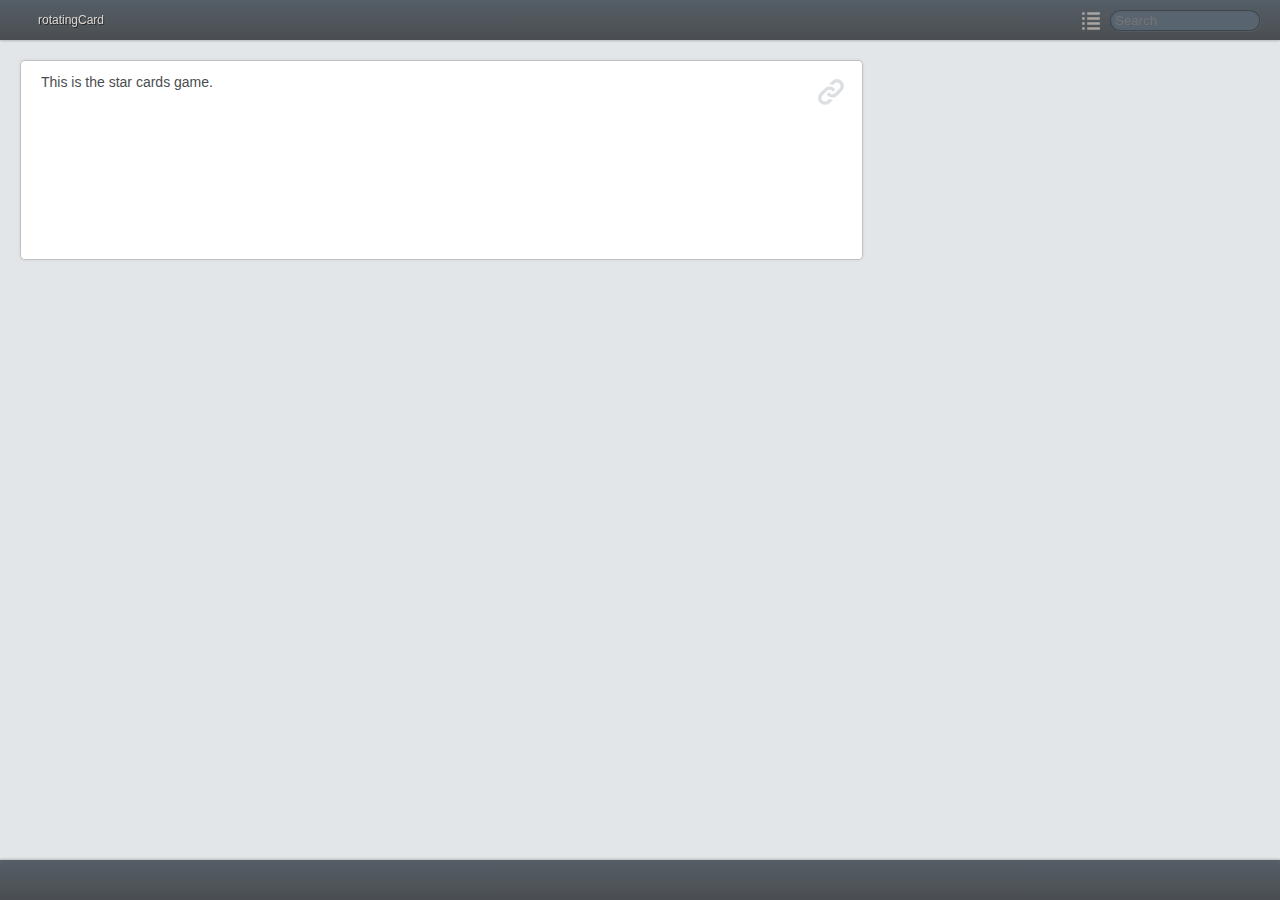
<file: docs/index.html>
<!DOCTYPE html><html><head><title></title><meta charset="utf-8"><style>*{-moz-box-sizing:border-box;box-sizing:border-box;margin:0;padding:0;border:0}body{padding:60px 0 40px;background-color:hsl(207,10%,90%);color:hsl(207,5%,30%)}.container{max-width:1300px;margin:0 auto;padding:0 20px}.section{position:relative;margin-bottom:20px}.docs{position:relative;z-index:2;width:68%;min-height:200px;background-color:hsl(207,0%,100%);background-clip:padding-box;border:1px solid hsla(207,5%,5%,.1);border-radius:5px;box-shadow:0 0 3px hsla(207,5%,5%,.1)}.code{position:absolute;top:5px;bottom:5px;right:0;z-index:1;width:33%;padding:10px 10px 10px 20px;border-radius:0 5px 5px 0;border:1px solid hsla(207,20%,10%,.1);background-color:hsla(207,20%,95%,.9);background-clip:padding-box;opacity:.5;-webkit-transition:opacity .4s;-moz-transition:opacity .4s;-o-transition:opacity .4s;transition:opacity .4s}.code:hover{opacity:1}.preview{background:hsl(207,0%,100%);border-top:1px solid hsl(207,30%,95%);position:relative;z-index:1}.preview-code+.preview{margin-top:0;border-top:0}.preview iframe{display:block;width:100%;height:100%;overflow:hidden}.preview-code{position:relative;z-index:2;display:block;width:100%;color:hsl(207,9%,37%);max-height:200px;padding:10px 20px;overflow-y:auto;background:hsl(207,30%,95%);border:1px solid hsl(207,30%,85%);border-left:0;border-right;box-shadow:inset 0 1px 2px hsla(207,30%,10%,.1);line-height:1.1!important;resize:none}.preview-code:focus{outline:0;background:hsl(207,30%,97%);box-shadow:inset 0 1px 2px hsla(207,30%,10%,.1),0 0 5px hsla(207,75%,75%,.9)}.preview-code:last-child{border-bottom:0;border-radius:0 0 5px 5px}.resizeable{padding:15px;overflow:auto;background:hsl(207,0%,100%);box-shadow:0 0 2px hsla(207,10%,20%,.2);resize:both}.preview-code,pre{white-space:pre-wrap;word-wrap:break-word;overflow-y:auto}.code pre{height:100%;margin-top:0}.bar{position:fixed;left:0;right:0;z-index:1010;min-height:40px;line-height:40px;background-image:-webkit-linear-gradient(hsla(207,10%,35%,.97),hsla(207,5%,25%,.92));background-image:-moz-linear-gradient(hsla(207,10%,35%,.97),hsla(207,5%,25%,.92));background-image:-o-linear-gradient(hsla(207,10%,35%,.97),hsla(207,5%,25%,.92));background-image:linear-gradient(hsla(207,10%,35%,.97),hsla(207,5%,25%,.92))}.bar.top{top:0;box-shadow:0 1px 2px hsla(207,5%,0%,.2)}.bar.bottom{bottom:0;box-shadow:0 -1px 2px hsla(207,5%,0%,.2)}.bar ul{margin:0!important}.bar li{display:block;list-style:none}.bar .icon path{fill:hsla(27,10%,75%,.75)}.docs .icon path{fill:hsla(207,10%,75%,.5)}.docs .permalink:hover .icon path{fill:hsl(207,10%,75%)}.bar button{color:hsla(27,10%,75%,.75)}.bar button:hover .icon path,.bar button.is-active .icon path{fill:hsl(27,10%,85%)}.bar button:hover,.bar button.is-active{color:hsl(27,10%,85%)}.bar .icon{vertical-align:middle;display:inline-block}.bar,.bar a,.bar a:visited{color:hsl(27,10%,85%);text-shadow:1px 1px 0 hsla(27,5%,0%,.5)}.bar a:hover,.bar a.is-active{color:hsl(27,10%,95%);text-shadow:1px 1px 0 hsla(27,5%,0%,1);text-decoration:none}.brand{float:left;margin-right:20px;font-weight:700;font-size:16px;text-decoration:none}.brand,a.brand,a.brand:visited{color:hsl(27,5%,5%);text-shadow:1px 1px 0 hsla(27,5%,100%,.2)}.brand:hover,a.brand:hover{color:hsl(27,5%,0%);text-shadow:1px 1px 0 hsla(27,5%,100%,.3);text-decoration:none}.menu{font-size:12px}.menu>li{float:left;position:relative}.menu a{display:block;margin-right:15px}.dropdown-toggle{position:relative;padding-right:15px}.dropdown-toggle:after{display:block;position:absolute;right:0;top:18px;content:'';border:4px solid;border-left-color:transparent;border-right-color:transparent;border-bottom-color:transparent}.nav-results,.dropdown{position:absolute;z-index:1020;top:32px;left:-16px;width:175px;max-height:500px;padding:10px 0;overflow-y:auto;word-wrap:break-word;font-size:11px;line-height:20px;background-color:hsla(207,10%,25%,.97);border:1px solid hsla(207,5%,70%,.3);border-radius:3px;box-shadow:0 0 3px hsla(207,5%,0%,.2)}.toc-list{width:200px}.nav-results{right:0;width:200px;left:auto;padding:5px 0}.nav-results-filename{display:block;font-size:10px;opacity:.75}.nav-results a{display:block;line-height:15px;padding:5px 10px}.nav-results li:not([hidden])~li a{border-top:1px solid hsla(27,10%,90%,.1)}.dropdown a{padding:0 15px}.dropdown li:hover{background-color:hsl(207,10%,22%)}.nav{float:right;position:relative}.nav input[type="search"]{padding:2px 4px;color:#fff;width:150px;border:1px solid hsla(207,5%,0%,.3);background:hsla(207,12%,40%,.9);box-shadow:inset 1px 1px 3px hsla(207,5%,0%,.05),1px 1px 0 hsla(207,5%,100%,.05);border-radius:10px;-webkit-appearance:textfield}.nav input[type="search"]:focus{outline:0;background:hsla(207,7%,45%,.9)}.settings{text-align:center}.bar button{display:inline-block;vertical-align:middle;padding:0 5px;margin:0 3px;background:transparent}.bar button:first-child{margin-left:0}.settings .auto{line-height:32px;font-size:11px;font-weight:700;letter-spacing:-1px;text-shadow:none;text-transform:uppercase}body{font-family:sans-serif;font-size:14px;line-height:1.618}.docs pre,p,ol,ul,dl,figure,blockquote,table{margin-left:20px;margin-right:20px}.preview,.docs pre,p,ol,ul,dl,figure,blockquote,table{margin-top:10px}ul ul,ol ol,ul ol,ol ul,blockquote p:last-child{margin-top:0}ul,ol{padding-left:1.5em}p:last-child,ol:last-child,ul:last-child,dl:last-child{margin-bottom:20px}hr,h1,h2,h3,h4,h5,h6{margin:1em 20px .5em}h1:first-of-type{margin-top:20px}h1,h2,h3,h4,h5,h6{line-height:1.2;color:hsl(207,10%,50%)}h1 a,h1 a:hover,h1 a:visited{color:inherit;text-decoration:inherit}h1{font-size:3.052em;font-weight:400;color:hsl(207,10%,45%)}h2{font-size:1.953em}h3{font-size:1.536em}h1,h2,h3{letter-spacing:-.025em}h4{font-size:1.25em}h5{font-size:1em;text-transform:uppercase}h6{font-size:1em}.permalink{position:absolute;top:15px;right:15px}a{color:hsl(207,90%,50%);text-decoration:none}a:hover{color:hsl(207,95%,40%);text-decoration:underline}a:visited{color:hsl(207,100%,35%)}.preview-code,pre,code,var{font-style:normal;font-family:"Ubuntu Mono","Andale Mono","DejaVu Sans Mono","Monaco","Bitstream Vera Sans Mono","Consolas","Lucida Console",monospace;font-size:12px}.docs pre,code,var{padding:.1em 3px;background:hsla(207,5%,0%,.025);border:1px solid hsla(207,5%,0%,.05);border-radius:3px}.code pre{line-height:1.1!important}pre code{padding:0;background:transparent;border:0}.cf:before,.cf:after{content:'';display:table}.cf:after{clear:both}[unselectable="on"]{-webkit-user-select:none;-moz-user-select:none;-ms-user-select:none;user-select:none}[hidden]{display:none!important}small{font-size:85%;opacity:.9}</style></head><body><nav class="bar top cf"><div class="container"><a href="index.html" class="brand"></a><ul class="menu"><li><a href="rotatingCard.html">rotatingCard</a></li></ul><div class="nav"><button title="Table of Contents" data-toggle="nav-toc"><svg viewBox="0 0 512 512" height="22" width="22" class="icon"><path d="M108.9,403.1V462H50v-58.9H108.9z M108.9,285.4H50v58.9h58.9V285.4zM108.9,50H50v58.9h58.9V50z M108.9,167.7H50v58.9h58.9V167.7z M167.7,344.3H462v-58.9H167.7V344.3zM167.7,50v58.9H462V50H167.7z M167.7,462H462v-58.9H167.7V462z M167.7,226.6H462v-58.9H167.7V226.6z"></path></svg></button><input type="search" placeholder="Search" class="search"></div></div></nav><section class="container"><article id="" class="section"><div class="docs"><a href="#" class="permalink"><svg viewBox="0 0 512 512" height="32" width="32" class="icon"><path d="M156.2,199.7c7.5-7.5,15.9-13.8,24.8-18.7c49.6-27.3,113.1-12.8,145,35.5l-38.5,38.5c-11.1-25.2-38.5-39.6-65.8-33.5c-10.3,2.3-20.1,7.4-28,15.4l-73.9,73.9c-22.4,22.4-22.4,58.9,0,81.4c22.4,22.4,58.9,22.4,81.4,0l22.8-22.8c20.7,8.2,42.9,11.5,64.9,9.9l-50.3,50.3c-43.1,43.1-113,43.1-156.1,0c-43.1-43.1-43.1-113-0-156.1L156.2,199.7z M273.6,82.3l-50.3,50.3c21.9-1.6,44.2,1.6,64.9,9.9l22.8-22.8c22.4-22.4,58.9-22.4,81.4,0c22.4,22.4,22.4,58.9,0,81.4l-73.9,73.9c-22.5,22.5-59.1,22.3-81.4,0c-5.2-5.2-9.7-11.7-12.5-18l-38.5,38.5c4,6.1,8.3,11.5,13.7,16.9c13.9,13.9,31.7,24.3,52.1,29.3c26.5,6.4,54.8,2.8,79.2-10.6c8.9-4.9,17.3-11.1,24.8-18.7l73.9-73.9c43.1-43.1,43.1-113,0-156.1C386.6,39.2,316.7,39.2,273.6,82.3z"></path></svg></a><p>This is the star cards game.</p>
</div></article></section><div class="bar bottom"><div hidden class="settings container"><!-- Icons from http://iconmonstr.com--><button title="Desktop (1280)" data-width='1280'><svg viewBox="0 0 412 386" height="24" width="26" class="icon"><path d="m147.6,343.9c-4.5,15.9-26.2,37.6-42.1,42.1h201c-15.3,-4-38.1,-26.8-42.1,-42.1H147.6zM387,0.5H25c-13.8,0-25,11.2-25,25V294c0,13.8 11.2,25 25,25h362c13.8,0 25,-11.2 25,-25V25.5C412,11.7 400.8,0.5 387,0.5zM369.9,238.2H42.1L42.1,42.6 369.9,42.6V238.2z"></path></svg></button><button title="Laptop (1024)" data-width='1024'><svg viewBox="0 0 384 312" height="23" width="28" class="icon"><path d="m349.2,20.5c0,-11-9,-20-20,-20H53.6c-11,0-20,9-20,20v194H349.2v-194zm-27,167H60.6V27.5H322.2v160zm28,42H32.6L2.6,282.1c-3.5,6.2-3.5,13.8 0.1,19.9 3.6,6.2 10.2,9.9 17.3,9.9H363.1c7.1,0 13.7,-3.8 17.3,-10 3.6,-6.2 3.6,-13.8 0,-20l-30.2,-52.5zm-196.9,54 8,-23.5h60.5l8,23.5h-76.5z"></path></svg></button><button title="Tablet (768)" data-width='768'><svg viewBox="0 0 317 412" height="24" width="18" class="icon"><path d="M 316.5,380 V 32 c 0,-17.7 -14.3,-32 -32,-32 H 32 C 14.3,0 0,14.3 0,32 v 348 c 0,17.7 14.3,32 32,32 h 252.5 c 17.7,0 32,-14.3 32,-32 z M 40,367 V 45 H 276.5 V 367 H 40 z m 109.8,22.7 c 0,-4.7 3.8,-8.5 8.5,-8.5 4.7,0 8.5,3.8 8.5,8.5 0,4.7 -3.8,8.5 -8.5,8.5 -4.7,0 -8.5,-3.8 -8.5,-8.5 z"></path></svg></button><button title="Smart phone (320)" data-width='320'><svg viewBox="0 0 224 412" height="24" width="13" class="icon"><path d="M 190.7,0 H 33 C 14.8,0 0,14.8 0,33 v 346 c 0,18.2 14.8,33 33,33 h 157.7 c 18.2,0 33,-14.8 33,-33 V 33 c 0,-18.2 -14.8,-33 -33,-33 z M 94.3,30.2 h 37 c 2.2,0 4,1.8 4,4 0,2.2 -1.8,4 -4,4 h -37 c -2.2,0 -4,-1.8 -4,-4 0,-2.2 1.8,-4 4,-4 z m 18.5,362.8 c -8.8,0 -16,-7.2 -16,-16 0,-8.8 7.2,-16 16,-16 8.8,0 16,7.2 16,16 0,8.8 -7.2,16 -16,16 z M 198.6,343.8 H 25.1 V 68.2 h 173.5 v 275.5 z"></path></svg></button><button title="Feature phone (240)" data-width='240'><svg viewBox="0 0 201 412" height="24" width="12" class="icon"><path d="M 165.5,0.2 V 45 H 25 c -13.8,0 -25,11.2 -25,25 V 387 c 0,13.8 11.2,25 25,25 h 150.5 c 13.8,0 25,-11.2 25,-25 V 0.2 h -35 z M 65.2,366.5 H 34.2 v -24.5 h 31 v 24.5 z m 0,-44.3 H 34.2 v -24.5 h 31 v 24.5 z m 50.5,44.3 H 84.7 v -24.5 h 31 v 24.5 z m 0,-44.3 H 84.7 v -24.5 h 31 v 24.5 z m 50.5,44.3 h -31 v -24.5 h 31 v 24.5 z m 0,-44.3 h -31 v -24.5 h 31 v 24.5 z m 0,-59.3 h -132 V 95.4 h 132 V 262.9 z"></path></svg></button><button title="Auto (100%)" data-width="auto" class="auto is-active">Auto</button></div></div><script>(function(){var a=[{title:"rotatingCard",filename:"rotatingCard",url:"rotatingCard.html"},{title:"CSS for card container",filename:"rotatingCard",url:"rotatingCard.html#css-for-card-container"},{title:"flip the pane when hovered",filename:"rotatingCard",url:"rotatingCard.html#flip-the-pane-when-hovered"},{title:"Card flip speed",filename:"rotatingCard",url:"rotatingCard.html#card-flip-speed"},{title:"Hiding the front or back card",filename:"rotatingCard",url:"rotatingCard.html#hiding-the-front-or-back-card"},{title:"front pane, placed above back",filename:"rotatingCard",url:"rotatingCard.html#front-pane-placed-above-back"},{title:"back, initially hidden pane",filename:"rotatingCard",url:"rotatingCard.html#back-initially-hidden-pane"},{title:"General Styles",filename:"rotatingCard",url:"rotatingCard.html#general-styles"},{title:"Just for presentation",filename:"rotatingCard",url:"rotatingCard.html#just-for-presentation"},{title:"Fix bug for IE",filename:"rotatingCard",url:"rotatingCard.html#fix-bug-for-ie"}];(function(){"use strict";var b=function(a,b){return Array.prototype.indexOf.call(a,b)!==-1},c=function(a,b){return Array.prototype.filter.call(a,b)},d=function(a,b){return Array.prototype.forEach.call(a,b)},e=document.getElementsByTagName("body")[0];e.addEventListener("click",function(a){var b=a.target;b.tagName.toLowerCase()==="svg"&&(b=b.parentNode);var c=!1;b.dataset.toggle!=null&&(a.preventDefault(),b.classList.contains("is-active")||(c=!0)),d(e.querySelectorAll("[data-toggle]"),function(a){a.classList.remove("is-active"),document.getElementById(a.dataset.toggle).hidden=!0}),c&&(b.classList.add("is-active"),document.getElementById(b.dataset.toggle).hidden=!1)}),function(){var f=e.getElementsByClassName("nav")[0];if(!f)return;var g=document.createElement("ul");g.className="nav-results",g.id="nav-search",g.hidden=!0,d(a,function(a){var b,c,d;b=document.createElement("li"),b._title=a.title.toLowerCase(),b.hidden=!0,b.appendChild(c=document.createElement("a")),c.href=a.url,c.innerHTML=a.title,c.appendChild(d=document.createElement("span")),d.innerHTML=a.filename,d.className="nav-results-filename",g.appendChild(b)}),f.appendChild(g);var h=g.children,i=function(a){d(h,function(a){a.hidden=!0});var b=this.value.toLowerCase(),e=[];b!==""&&(e=c(h,function(a){return a._title.indexOf(b)!==-1})),e.length>0?(d(e,function(a){a.hidden=!1}),g.hidden=!1):g.hidden=!0},j=f.querySelector('input[type="search"]');j.addEventListener("keyup",i),j.addEventListener("focus",i),e.addEventListener("click",function(a){if(a.target.classList&&a.target.classList.contains("search"))return;g.hidden=!0}),g.addEventListener("click",function(a){j.value=""});var k=document.createElement("ul");k.id="nav-toc",k.hidden=!0,k.className="nav-results toc-list",c(e.getElementsByTagName("*"),function(a){return b(["h1","h2","h3"],a.tagName.toLowerCase())}).map(function(a){var b=document.createElement("li"),c=document.createElement("a"),d=a.tagName.toLowerCase()[1];c.classList.add("level-"+d),b.appendChild(c),c.href="#"+a.id,c.innerHTML=a.innerHTML,k.appendChild(b)}),f.appendChild(k)}()})(),function(){"use strict";if(location.hash==="#__preview__"||location.protocol==="data:")return;var a=function(a,b){return Array.prototype.forEach.call(a,b)},b=function(a,b){var e=Array.prototype.slice.call(arguments,2);return d(a,function(a){return(c(b)?b||a:a[b]).apply(a,e)})},c=function(a){return Object.prototype.toString.call(a)==="[object Function]"},d=function(a,b){return Array.prototype.map.call(a,b)},e=function(a,b){return d(a,function(a){return a[b]})},f=function(a){var b={},c=a.split(";");for(var d=0;c.length>d;d++){var e=c[d].trim().split("=");b[e[0]]=e[1]}return b},g=function(a,c){return b(e(a,"classList"),"remove",c)},h=function(a,b){a.contentDocument.defaultView.postMessage(b,"*")},i=document.getElementsByTagName("head")[0],j=document.getElementsByTagName("body")[0],k=e(i.querySelectorAll('style[type="text/preview"]'),"innerHTML").join(""),l=e(i.querySelectorAll('script[type="text/preview"]'),"innerHTML").join(""),m=location.href.split("#")[0]+"#__preview__",n=document.createElement("iframe");n.src="data:text/html,",j.appendChild(n),n.addEventListener("load",function(){var b={sameOriginDataUri:!0};try{this.contentDocument,this.contentDocument||(b.sameOriginDataUri=!1)}catch(c){b.sameOriginDataUri=!1}this.parentNode.removeChild(this),a(j.getElementsByTagName("textarea"),function(a,c){o(a,b,c),q(),p(a)})});var o=function(a,b,c){var d,e,f;d=document.createElement("div"),d.appendChild(e=document.createElement("div")),d.className="preview",e.appendChild(f=document.createElement("iframe")),e.className="resizeable",f.setAttribute("scrolling","no"),f.name="iframe"+c++,f.addEventListener("load",function(){var c,d,e,f,g,i,j;j=this.contentDocument;if(!b.sameOriginDataUri&&this.src!==m)return;this.src===m&&(c=j.createElement("html"),c.appendChild(j.createElement("head")),c.appendChild(d=j.createElement("body")),d.innerHTML=a.textContent,j.replaceChild(c,j.documentElement)),g=j.createElement("head"),g.appendChild(f=j.createElement("style")),g.appendChild(e=j.createElement("script")),e.textContent=l,f.textContent=k,i=j.getElementsByTagName("head")[0],i.parentNode.replaceChild(g,i),h(this,"getHeight")});var g;b.sameOriginDataUri?g="data:text/html;charset=utf-8,"+encodeURIComponent("<!doctype html><html><head></head></body>"+a.textContent):g=m,f.setAttribute("src",g);var i=function(){f.contentDocument.body.innerHTML=this.value,h(f,"getHeight")};a.addEventListener("keypress",i),a.addEventListener("keyup",i),a.parentNode.insertBefore(d,a)},p=function(a){var b=document.createElement("div");b.className="preview-code",b.style.position="absolute",b.style.left="-9999px",j.appendChild(b);var c=parseInt(window.getComputedStyle(a).getPropertyValue("max-height"),10),d=function(a){b.textContent=this.value+"\n";var d=b.offsetHeight+2;d>=c?this.style.overflow="auto":this.style.overflow="hidden",this.style.height=b.offsetHeight+2+"px"};a.addEventListener("keypress",d),a.addEventListener("keyup",d),d.call(a)},q=function(){var b=j.getElementsByClassName("settings")[0],c=j.getElementsByClassName("resizeable"),d=30,e=function(b){document.cookie="preview-width="+b,a(c,function(a){b==="auto"&&(b=a.parentNode.offsetWidth),a.style.width=b+"px",h(a.getElementsByTagName("iframe")[0],"getHeight")})},i=f(document.cookie)["preview-width"];if(i){e(i),g(b.getElementsByClassName("is-active"),"is-active");var k=b.querySelector('button[data-width="'+i+'"]');k&&k.classList.add("is-active")}window.addEventListener("message",function(a){if(a.data==null||!a.source)return;var b=a.data,c=document.getElementsByName(a.source.name)[0];b.height!=null&&c&&(c.parentNode.style.height=b.height+d+"px")},!1),b&&c.length>0&&(b.hidden=!1,b.addEventListener("click",function(a){var c=a.target.tagName.toLowerCase(),d;if(c==="button")d=a.target;else{if(c!=="svg")return;d=a.target.parentNode}a.preventDefault(),g(b.getElementsByClassName("is-active"),"is-active"),d.classList.add("is-active");var f=d.dataset.width;e(f)}))}}()})()</script></body></html><!-- Generated with StyleDocco (http://jacobrask.github.com/styledocco). -->
</file>
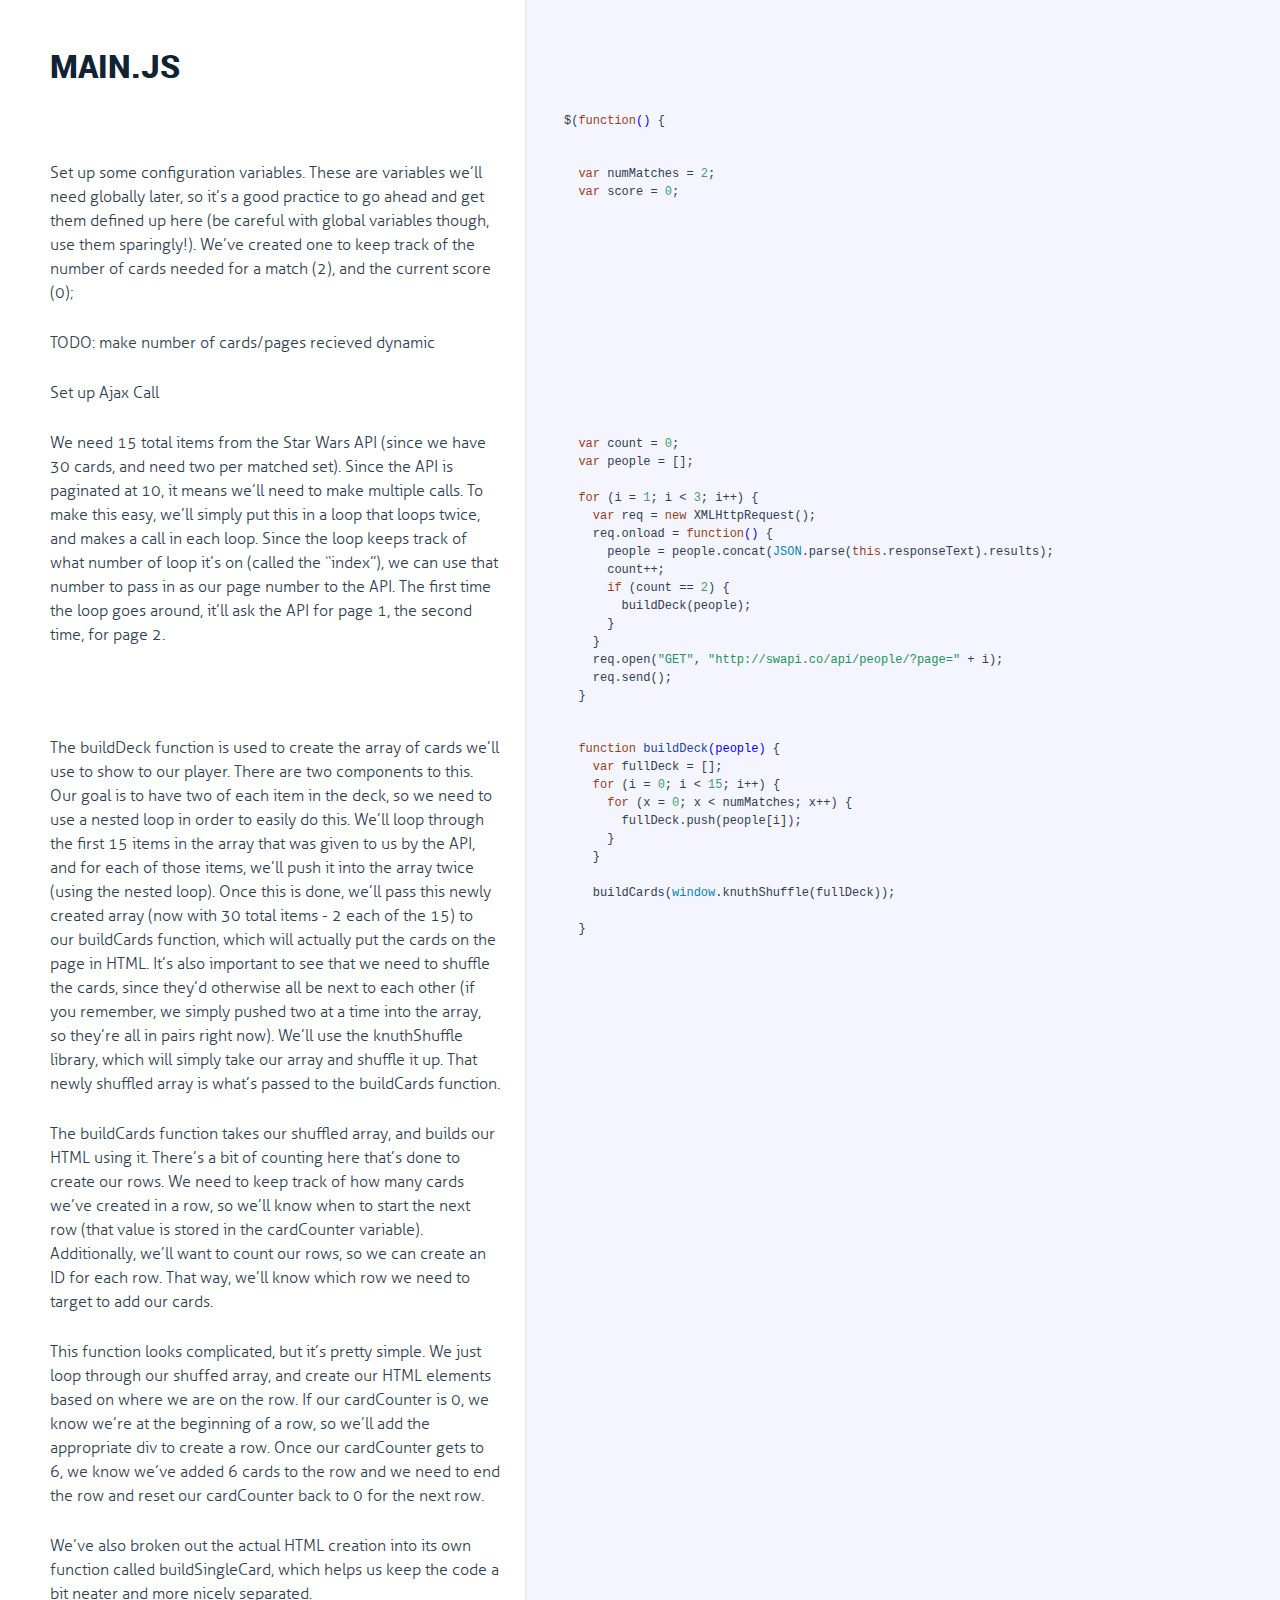
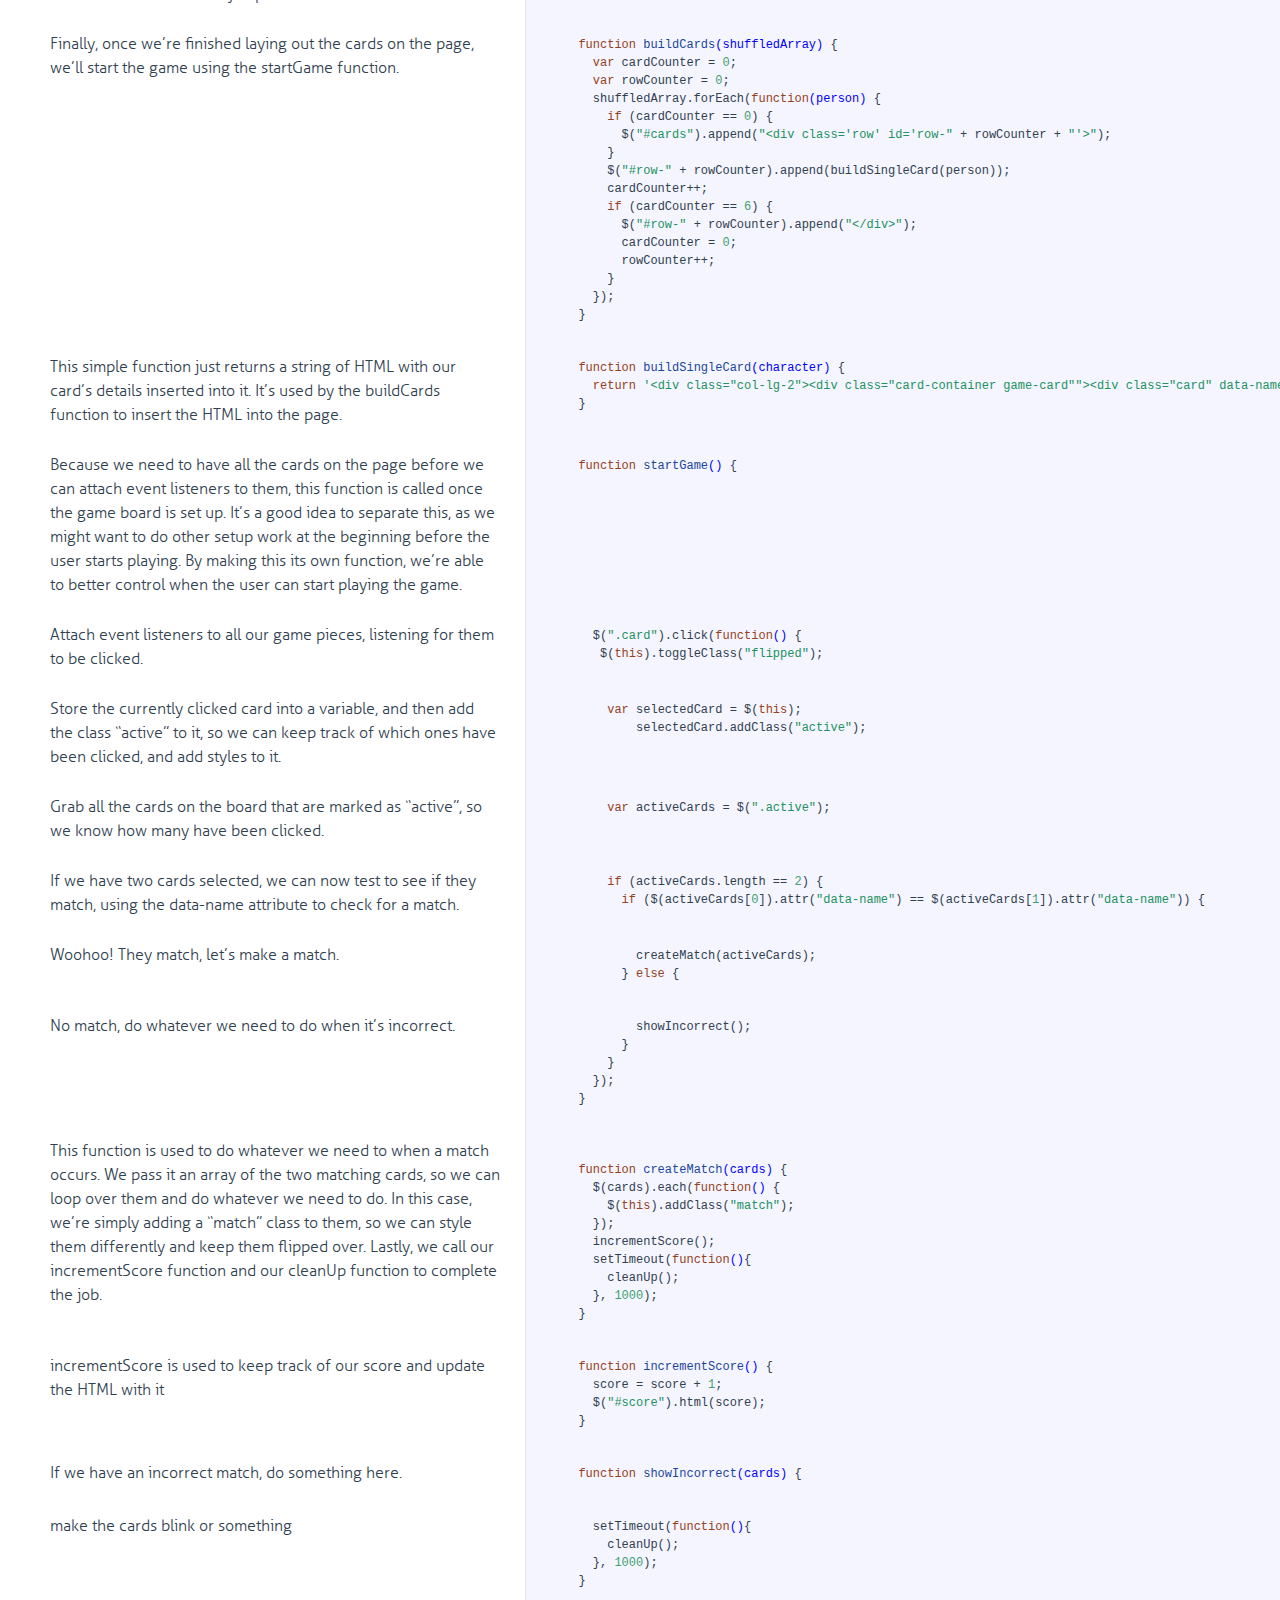
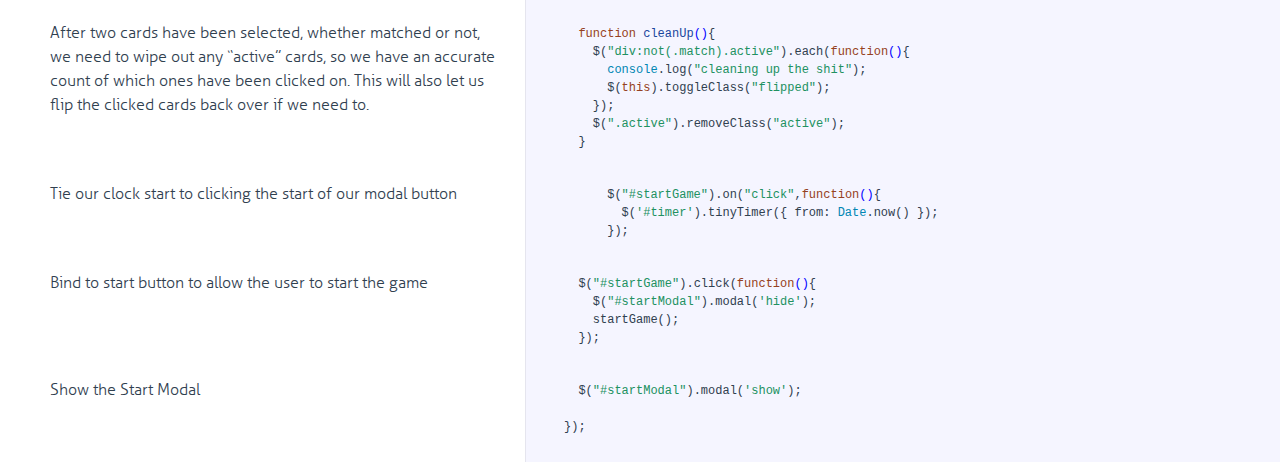
<file: docs/main.html>
<!DOCTYPE html>

<html>
<head>
  <title>main.js</title>
  <meta http-equiv="content-type" content="text/html; charset=UTF-8">
  <meta name="viewport" content="width=device-width, target-densitydpi=160dpi, initial-scale=1.0; maximum-scale=1.0; user-scalable=0;">
  <link rel="stylesheet" media="all" href="docco.css" />
</head>
<body>
  <div id="container">
    <div id="background"></div>
    
    <ul class="sections">
        
          <li id="title">
              <div class="annotation">
                  <h1>main.js</h1>
              </div>
          </li>
        
        
        
        <li id="section-1">
            <div class="annotation">
              
              <div class="pilwrap ">
                <a class="pilcrow" href="#section-1">&#182;</a>
              </div>
              
            </div>
            
            <div class="content"><div class='highlight'><pre>$(<span class="hljs-function"><span class="hljs-keyword">function</span><span class="hljs-params">()</span> </span>{</pre></div></div>
            
        </li>
        
        
        <li id="section-2">
            <div class="annotation">
              
              <div class="pilwrap ">
                <a class="pilcrow" href="#section-2">&#182;</a>
              </div>
              <p>Set up some configuration variables. These are variables we’ll need globally later, so it’s a good practice to go ahead and get them defined up here (be careful with global variables though, use them sparingly!). We’ve created one to keep track of the number of cards needed for a match (2), and the current score (0); </p>

            </div>
            
            <div class="content"><div class='highlight'><pre>
  <span class="hljs-keyword">var</span> numMatches = <span class="hljs-number">2</span>;
  <span class="hljs-keyword">var</span> score = <span class="hljs-number">0</span>;</pre></div></div>
            
        </li>
        
        
        <li id="section-3">
            <div class="annotation">
              
              <div class="pilwrap ">
                <a class="pilcrow" href="#section-3">&#182;</a>
              </div>
              <p>TODO: make number of cards/pages recieved dynamic</p>

            </div>
            
        </li>
        
        
        <li id="section-4">
            <div class="annotation">
              
              <div class="pilwrap ">
                <a class="pilcrow" href="#section-4">&#182;</a>
              </div>
              <p>Set up Ajax Call</p>

            </div>
            
        </li>
        
        
        <li id="section-5">
            <div class="annotation">
              
              <div class="pilwrap ">
                <a class="pilcrow" href="#section-5">&#182;</a>
              </div>
              <p>We need 15 total items from the Star Wars API (since we have 30 cards, and need two per matched set). Since the API is paginated at 10, it means we’ll need to make multiple calls. To make this easy, we’ll simply put this in a loop that loops twice, and makes a call in each loop. Since the loop keeps track of what number of loop it’s on (called the “index”), we can use that number to pass in as our page number to the API. The first time the loop goes around, it’ll ask the API for page 1, the second time, for page 2. </p>

            </div>
            
            <div class="content"><div class='highlight'><pre>
  <span class="hljs-keyword">var</span> count = <span class="hljs-number">0</span>;
  <span class="hljs-keyword">var</span> people = [];

  <span class="hljs-keyword">for</span> (i = <span class="hljs-number">1</span>; i &lt; <span class="hljs-number">3</span>; i++) {
    <span class="hljs-keyword">var</span> req = <span class="hljs-keyword">new</span> XMLHttpRequest();
    req.onload = <span class="hljs-function"><span class="hljs-keyword">function</span><span class="hljs-params">()</span> </span>{
      people = people.concat(<span class="hljs-built_in">JSON</span>.parse(<span class="hljs-keyword">this</span>.responseText).results);
      count++;
      <span class="hljs-keyword">if</span> (count == <span class="hljs-number">2</span>) {
        buildDeck(people);
      }
    }
    req.open(<span class="hljs-string">"GET"</span>, <span class="hljs-string">"http://swapi.co/api/people/?page="</span> + i);
    req.send();
  }</pre></div></div>
            
        </li>
        
        
        <li id="section-6">
            <div class="annotation">
              
              <div class="pilwrap ">
                <a class="pilcrow" href="#section-6">&#182;</a>
              </div>
              <p>The buildDeck function is used to create the array of cards we’ll use to show to our player. There are two components to this. Our goal is to have two of each item in the deck, so we need to use a nested loop in order to easily do this. We’ll loop through the first 15 items in the array that was given to us by the API, and for each of those items, we’ll push it into the array twice (using the nested loop). Once this is done, we’ll pass this newly created array (now with 30 total items - 2 each of the 15) to our buildCards function, which will actually put the cards on the page in HTML. It’s also important to see that we need to shuffle the cards, since they’d otherwise all be next to each other (if you remember, we simply pushed two at a time into the array, so they’re all in pairs right now). We’ll use the knuthShuffle library, which will simply take our array and shuffle it up. That newly shuffled array is what’s passed to the buildCards function.</p>

            </div>
            
            <div class="content"><div class='highlight'><pre>
  <span class="hljs-function"><span class="hljs-keyword">function</span> <span class="hljs-title">buildDeck</span><span class="hljs-params">(people)</span> </span>{
    <span class="hljs-keyword">var</span> fullDeck = [];
    <span class="hljs-keyword">for</span> (i = <span class="hljs-number">0</span>; i &lt; <span class="hljs-number">15</span>; i++) {
      <span class="hljs-keyword">for</span> (x = <span class="hljs-number">0</span>; x &lt; numMatches; x++) {
        fullDeck.push(people[i]);
      }
    }

    buildCards(<span class="hljs-built_in">window</span>.knuthShuffle(fullDeck));

  }</pre></div></div>
            
        </li>
        
        
        <li id="section-7">
            <div class="annotation">
              
              <div class="pilwrap ">
                <a class="pilcrow" href="#section-7">&#182;</a>
              </div>
              <p>The buildCards function takes our shuffled array, and builds our HTML using it. There’s a bit of counting here that’s done to create our rows. We need to keep track of how many cards we’ve created in a row, so we’ll know when to start the next row (that value is stored in the cardCounter variable). Additionally, we’ll want to count our rows, so we can create an ID for each row. That way, we’ll know which row we need to target to add our cards.</p>

            </div>
            
        </li>
        
        
        <li id="section-8">
            <div class="annotation">
              
              <div class="pilwrap ">
                <a class="pilcrow" href="#section-8">&#182;</a>
              </div>
              <p>This function looks complicated, but it’s pretty simple. We just loop through our shuffed array, and create our HTML elements based on where we are on the row. If our cardCounter is 0, we know we’re at the beginning of a row, so we’ll add the appropriate div to create a row. Once our cardCounter gets to 6, we know we’ve added 6 cards to the row and we need to end the row and reset our cardCounter back to 0 for the next row. </p>

            </div>
            
        </li>
        
        
        <li id="section-9">
            <div class="annotation">
              
              <div class="pilwrap ">
                <a class="pilcrow" href="#section-9">&#182;</a>
              </div>
              <p>We’ve also broken out the actual HTML creation into its own function called buildSingleCard, which helps us keep the code a bit neater and more nicely separated. </p>

            </div>
            
        </li>
        
        
        <li id="section-10">
            <div class="annotation">
              
              <div class="pilwrap ">
                <a class="pilcrow" href="#section-10">&#182;</a>
              </div>
              <p>Finally, once we’re finished laying out the cards on the page, we’ll start the game using the startGame function.</p>

            </div>
            
            <div class="content"><div class='highlight'><pre>
  <span class="hljs-function"><span class="hljs-keyword">function</span> <span class="hljs-title">buildCards</span><span class="hljs-params">(shuffledArray)</span> </span>{
    <span class="hljs-keyword">var</span> cardCounter = <span class="hljs-number">0</span>;
    <span class="hljs-keyword">var</span> rowCounter = <span class="hljs-number">0</span>;
    shuffledArray.forEach(<span class="hljs-function"><span class="hljs-keyword">function</span><span class="hljs-params">(person)</span> </span>{
      <span class="hljs-keyword">if</span> (cardCounter == <span class="hljs-number">0</span>) {
        $(<span class="hljs-string">"#cards"</span>).append(<span class="hljs-string">"&lt;div class='row' id='row-"</span> + rowCounter + <span class="hljs-string">"'&gt;"</span>);
      }
      $(<span class="hljs-string">"#row-"</span> + rowCounter).append(buildSingleCard(person));
      cardCounter++;
      <span class="hljs-keyword">if</span> (cardCounter == <span class="hljs-number">6</span>) {
        $(<span class="hljs-string">"#row-"</span> + rowCounter).append(<span class="hljs-string">"&lt;/div&gt;"</span>);
        cardCounter = <span class="hljs-number">0</span>;
        rowCounter++;
      }
    });
  }</pre></div></div>
            
        </li>
        
        
        <li id="section-11">
            <div class="annotation">
              
              <div class="pilwrap ">
                <a class="pilcrow" href="#section-11">&#182;</a>
              </div>
              <p>This simple function just returns a string of HTML with our card’s details inserted into it. It’s used by the buildCards function to insert the HTML into the page. </p>

            </div>
            
            <div class="content"><div class='highlight'><pre>
  <span class="hljs-function"><span class="hljs-keyword">function</span> <span class="hljs-title">buildSingleCard</span><span class="hljs-params">(character)</span> </span>{
    <span class="hljs-keyword">return</span> <span class="hljs-string">'&lt;div class="col-lg-2"&gt;&lt;div class="card-container game-card""&gt;&lt;div class="card" data-name="'</span> + character.name + <span class="hljs-string">'"&gt;&lt;div class="back"&gt;&lt;div class="cover"&gt;&lt;img src="luke.jpg" /&gt;&lt;/div&gt;&lt;div class="user"&gt;&lt;img class="img-circle" src="luke.jpg" /&gt;&lt;/div&gt;&lt;div class="content"&gt;&lt;div class="main"&gt;&lt;h3 class="name"&gt;'</span> + character.name + <span class="hljs-string">'&lt;/h3&gt;&lt;p class="hairColor"&gt;'</span> + character.hair_color + <span class="hljs-string">'&lt;/p&gt;&lt;/div&gt;&lt;/div&gt;&lt;/div&gt;&lt;!-- end front panel --&gt;&lt;div class="front"&gt;&lt;div class="header"&gt;&lt;h5 class="motto"&gt;"To be or not to be, this is my awesome motto!"&lt;/h5&gt;&lt;/div&gt;&lt;div class="content"&gt;&lt;div class="main"&gt;&lt;h4 class="text-center"&gt;Experience&lt;/h4&gt;&lt;p&gt;Luke took over the universe.&lt;/p&gt;&lt;/div&gt;&lt;/div&gt;&lt;/div&gt;&lt;!-- end back panel --&gt;&lt;/div&gt;&lt;!-- end card --&gt;&lt;/div&gt;&lt;!-- end card-container --&gt;&lt;/div&gt;'</span>;
  }</pre></div></div>
            
        </li>
        
        
        <li id="section-12">
            <div class="annotation">
              
              <div class="pilwrap ">
                <a class="pilcrow" href="#section-12">&#182;</a>
              </div>
              <p>Because we need to have all the cards on the page before we can attach event listeners to them, this function is called once the game board is set up. It’s a good idea to separate this, as we might want to do other setup work at the beginning before the user starts playing. By making this its own function, we’re able to better control when the user can start playing the game. </p>

            </div>
            
            <div class="content"><div class='highlight'><pre>
  <span class="hljs-function"><span class="hljs-keyword">function</span> <span class="hljs-title">startGame</span><span class="hljs-params">()</span> </span>{</pre></div></div>
            
        </li>
        
        
        <li id="section-13">
            <div class="annotation">
              
              <div class="pilwrap ">
                <a class="pilcrow" href="#section-13">&#182;</a>
              </div>
              <p>Attach event listeners to all our game pieces, listening for them to be clicked.</p>

            </div>
            
            <div class="content"><div class='highlight'><pre>    $(<span class="hljs-string">".card"</span>).click(<span class="hljs-function"><span class="hljs-keyword">function</span><span class="hljs-params">()</span> </span>{
     $(<span class="hljs-keyword">this</span>).toggleClass(<span class="hljs-string">"flipped"</span>);</pre></div></div>
            
        </li>
        
        
        <li id="section-14">
            <div class="annotation">
              
              <div class="pilwrap ">
                <a class="pilcrow" href="#section-14">&#182;</a>
              </div>
              <p>Store the currently clicked card into a variable, and then add the class “active” to it, so we can keep track of which ones have been clicked, and add styles to it.</p>

            </div>
            
            <div class="content"><div class='highlight'><pre>      <span class="hljs-keyword">var</span> selectedCard = $(<span class="hljs-keyword">this</span>);
          selectedCard.addClass(<span class="hljs-string">"active"</span>);</pre></div></div>
            
        </li>
        
        
        <li id="section-15">
            <div class="annotation">
              
              <div class="pilwrap ">
                <a class="pilcrow" href="#section-15">&#182;</a>
              </div>
              <p>Grab all the cards on the board that are marked as “active”, so we know how many have been clicked.</p>

            </div>
            
            <div class="content"><div class='highlight'><pre>      <span class="hljs-keyword">var</span> activeCards = $(<span class="hljs-string">".active"</span>);</pre></div></div>
            
        </li>
        
        
        <li id="section-16">
            <div class="annotation">
              
              <div class="pilwrap ">
                <a class="pilcrow" href="#section-16">&#182;</a>
              </div>
              <p>If we have two cards selected, we can now test to see if they match, using the data-name attribute to check for a match.</p>

            </div>
            
            <div class="content"><div class='highlight'><pre>      <span class="hljs-keyword">if</span> (activeCards.length == <span class="hljs-number">2</span>) {
        <span class="hljs-keyword">if</span> ($(activeCards[<span class="hljs-number">0</span>]).attr(<span class="hljs-string">"data-name"</span>) == $(activeCards[<span class="hljs-number">1</span>]).attr(<span class="hljs-string">"data-name"</span>)) {</pre></div></div>
            
        </li>
        
        
        <li id="section-17">
            <div class="annotation">
              
              <div class="pilwrap ">
                <a class="pilcrow" href="#section-17">&#182;</a>
              </div>
              <p>Woohoo! They match, let’s make a match.</p>

            </div>
            
            <div class="content"><div class='highlight'><pre>          createMatch(activeCards);
        } <span class="hljs-keyword">else</span> {</pre></div></div>
            
        </li>
        
        
        <li id="section-18">
            <div class="annotation">
              
              <div class="pilwrap ">
                <a class="pilcrow" href="#section-18">&#182;</a>
              </div>
              <p>No match, do whatever we need to do when it’s incorrect.</p>

            </div>
            
            <div class="content"><div class='highlight'><pre>          showIncorrect();
        }
      }
    });
  }</pre></div></div>
            
        </li>
        
        
        <li id="section-19">
            <div class="annotation">
              
              <div class="pilwrap ">
                <a class="pilcrow" href="#section-19">&#182;</a>
              </div>
              <p>This function is used to do whatever we need to when a match occurs. We pass it an array of the two matching cards, so we can loop over them and do whatever we need to do. In this case, we’re simply adding a “match” class to them, so we can style them differently and keep them flipped over. Lastly, we call our incrementScore function and our cleanUp function to complete the job.</p>

            </div>
            
            <div class="content"><div class='highlight'><pre> 
  <span class="hljs-function"><span class="hljs-keyword">function</span> <span class="hljs-title">createMatch</span><span class="hljs-params">(cards)</span> </span>{
    $(cards).each(<span class="hljs-function"><span class="hljs-keyword">function</span><span class="hljs-params">()</span> </span>{
      $(<span class="hljs-keyword">this</span>).addClass(<span class="hljs-string">"match"</span>);
    });
    incrementScore();
    setTimeout(<span class="hljs-function"><span class="hljs-keyword">function</span><span class="hljs-params">()</span></span>{
      cleanUp();
    }, <span class="hljs-number">1000</span>);
  }</pre></div></div>
            
        </li>
        
        
        <li id="section-20">
            <div class="annotation">
              
              <div class="pilwrap ">
                <a class="pilcrow" href="#section-20">&#182;</a>
              </div>
              <p>incrementScore is used to keep track of our score and update the HTML with it</p>

            </div>
            
            <div class="content"><div class='highlight'><pre>
  <span class="hljs-function"><span class="hljs-keyword">function</span> <span class="hljs-title">incrementScore</span><span class="hljs-params">()</span> </span>{
    score = score + <span class="hljs-number">1</span>;
    $(<span class="hljs-string">"#score"</span>).html(score);
  }</pre></div></div>
            
        </li>
        
        
        <li id="section-21">
            <div class="annotation">
              
              <div class="pilwrap ">
                <a class="pilcrow" href="#section-21">&#182;</a>
              </div>
              <p>If we have an incorrect match, do something here. </p>

            </div>
            
            <div class="content"><div class='highlight'><pre>
  <span class="hljs-function"><span class="hljs-keyword">function</span> <span class="hljs-title">showIncorrect</span><span class="hljs-params">(cards)</span> </span>{</pre></div></div>
            
        </li>
        
        
        <li id="section-22">
            <div class="annotation">
              
              <div class="pilwrap ">
                <a class="pilcrow" href="#section-22">&#182;</a>
              </div>
              <p>make the cards blink or something</p>

            </div>
            
            <div class="content"><div class='highlight'><pre>    setTimeout(<span class="hljs-function"><span class="hljs-keyword">function</span><span class="hljs-params">()</span></span>{
      cleanUp();
    }, <span class="hljs-number">1000</span>);
  }</pre></div></div>
            
        </li>
        
        
        <li id="section-23">
            <div class="annotation">
              
              <div class="pilwrap ">
                <a class="pilcrow" href="#section-23">&#182;</a>
              </div>
              <p>After two cards have been selected, whether matched or not, we need to wipe out any “active” cards, so we have an accurate count of which ones have been clicked on. This will also let us flip the clicked cards back over if we need to.</p>

            </div>
            
            <div class="content"><div class='highlight'><pre>
  <span class="hljs-function"><span class="hljs-keyword">function</span> <span class="hljs-title">cleanUp</span><span class="hljs-params">()</span></span>{
    $(<span class="hljs-string">"div:not(.match).active"</span>).each(<span class="hljs-function"><span class="hljs-keyword">function</span><span class="hljs-params">()</span></span>{
      <span class="hljs-built_in">console</span>.log(<span class="hljs-string">"cleaning up the shit"</span>);
      $(<span class="hljs-keyword">this</span>).toggleClass(<span class="hljs-string">"flipped"</span>);
    });
    $(<span class="hljs-string">".active"</span>).removeClass(<span class="hljs-string">"active"</span>);
  }</pre></div></div>
            
        </li>
        
        
        <li id="section-24">
            <div class="annotation">
              
              <div class="pilwrap ">
                <a class="pilcrow" href="#section-24">&#182;</a>
              </div>
              <p>Tie our clock start to clicking the start of our modal button</p>

            </div>
            
            <div class="content"><div class='highlight'><pre>
      $(<span class="hljs-string">"#startGame"</span>).on(<span class="hljs-string">"click"</span>,<span class="hljs-function"><span class="hljs-keyword">function</span><span class="hljs-params">()</span></span>{
        $(<span class="hljs-string">'#timer'</span>).tinyTimer({ from: <span class="hljs-built_in">Date</span>.now() });
      });</pre></div></div>
            
        </li>
        
        
        <li id="section-25">
            <div class="annotation">
              
              <div class="pilwrap ">
                <a class="pilcrow" href="#section-25">&#182;</a>
              </div>
              <p>Bind to start button to allow the user to start the game</p>

            </div>
            
            <div class="content"><div class='highlight'><pre>
  $(<span class="hljs-string">"#startGame"</span>).click(<span class="hljs-function"><span class="hljs-keyword">function</span><span class="hljs-params">()</span></span>{
    $(<span class="hljs-string">"#startModal"</span>).modal(<span class="hljs-string">'hide'</span>);
    startGame();
  });</pre></div></div>
            
        </li>
        
        
        <li id="section-26">
            <div class="annotation">
              
              <div class="pilwrap ">
                <a class="pilcrow" href="#section-26">&#182;</a>
              </div>
              <p>Show the Start Modal</p>

            </div>
            
            <div class="content"><div class='highlight'><pre>
  $(<span class="hljs-string">"#startModal"</span>).modal(<span class="hljs-string">'show'</span>);

});</pre></div></div>
            
        </li>
        
    </ul>
  </div>
</body>
</html>
</file>
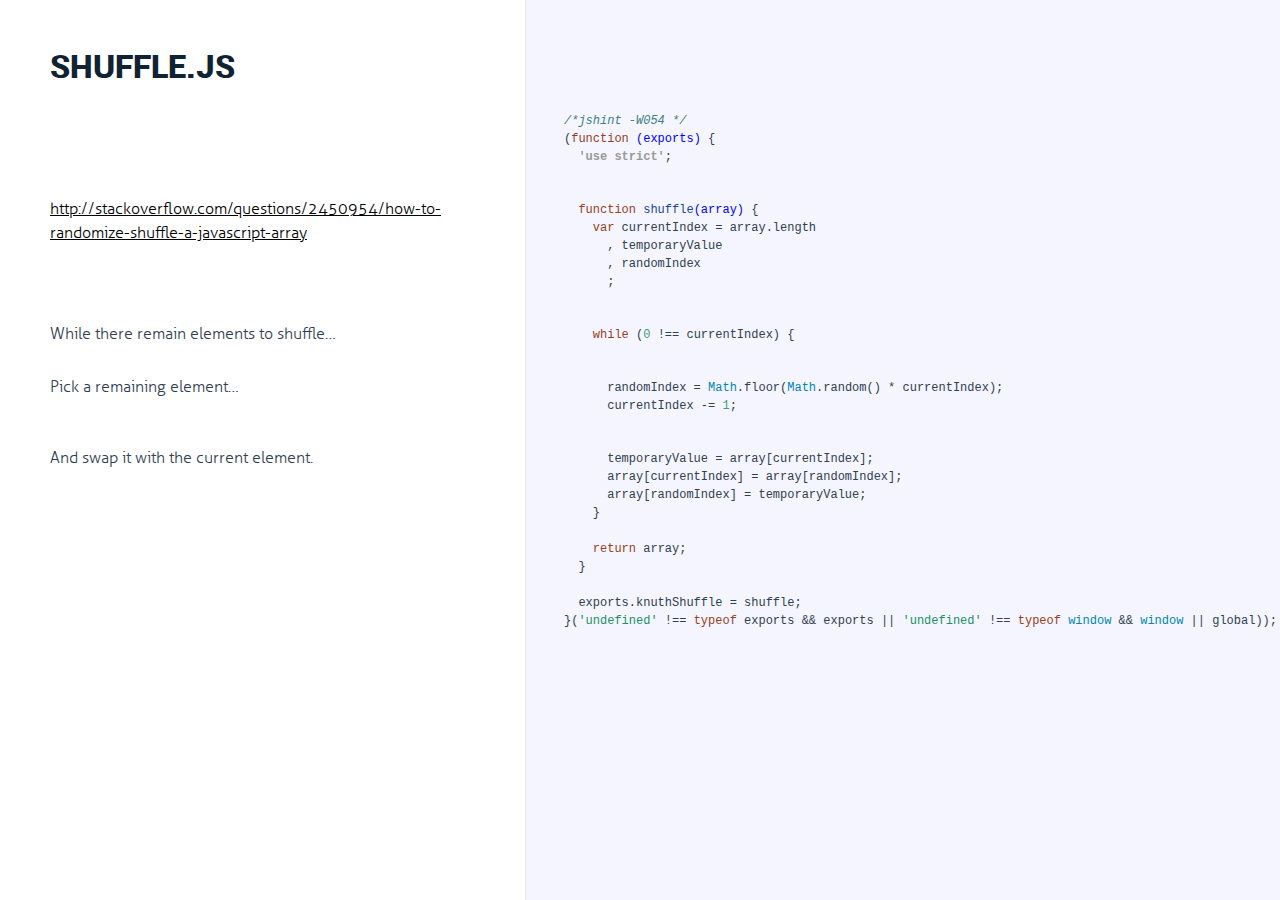
<file: docs/shuffle.html>
<!DOCTYPE html>

<html>
<head>
  <title>shuffle.js</title>
  <meta http-equiv="content-type" content="text/html; charset=UTF-8">
  <meta name="viewport" content="width=device-width, target-densitydpi=160dpi, initial-scale=1.0; maximum-scale=1.0; user-scalable=0;">
  <link rel="stylesheet" media="all" href="docco.css" />
</head>
<body>
  <div id="container">
    <div id="background"></div>
    
    <ul class="sections">
        
          <li id="title">
              <div class="annotation">
                  <h1>shuffle.js</h1>
              </div>
          </li>
        
        
        
        <li id="section-1">
            <div class="annotation">
              
              <div class="pilwrap ">
                <a class="pilcrow" href="#section-1">&#182;</a>
              </div>
              
            </div>
            
            <div class="content"><div class='highlight'><pre><span class="hljs-comment">/*jshint -W054 */</span>
(<span class="hljs-function"><span class="hljs-keyword">function</span> <span class="hljs-params">(exports)</span> </span>{
<span class="hljs-pi">  'use strict'</span>;</pre></div></div>
            
        </li>
        
        
        <li id="section-2">
            <div class="annotation">
              
              <div class="pilwrap ">
                <a class="pilcrow" href="#section-2">&#182;</a>
              </div>
              <p><a href="http://stackoverflow.com/questions/2450954/how-to-randomize-shuffle-a-javascript-array">http://stackoverflow.com/questions/2450954/how-to-randomize-shuffle-a-javascript-array</a></p>

            </div>
            
            <div class="content"><div class='highlight'><pre>  <span class="hljs-function"><span class="hljs-keyword">function</span> <span class="hljs-title">shuffle</span><span class="hljs-params">(array)</span> </span>{
    <span class="hljs-keyword">var</span> currentIndex = array.length
      , temporaryValue
      , randomIndex
      ;</pre></div></div>
            
        </li>
        
        
        <li id="section-3">
            <div class="annotation">
              
              <div class="pilwrap ">
                <a class="pilcrow" href="#section-3">&#182;</a>
              </div>
              <p>While there remain elements to shuffle…</p>

            </div>
            
            <div class="content"><div class='highlight'><pre>    <span class="hljs-keyword">while</span> (<span class="hljs-number">0</span> !== currentIndex) {</pre></div></div>
            
        </li>
        
        
        <li id="section-4">
            <div class="annotation">
              
              <div class="pilwrap ">
                <a class="pilcrow" href="#section-4">&#182;</a>
              </div>
              <p>Pick a remaining element…</p>

            </div>
            
            <div class="content"><div class='highlight'><pre>      randomIndex = <span class="hljs-built_in">Math</span>.floor(<span class="hljs-built_in">Math</span>.random() * currentIndex);
      currentIndex -= <span class="hljs-number">1</span>;</pre></div></div>
            
        </li>
        
        
        <li id="section-5">
            <div class="annotation">
              
              <div class="pilwrap ">
                <a class="pilcrow" href="#section-5">&#182;</a>
              </div>
              <p>And swap it with the current element.</p>

            </div>
            
            <div class="content"><div class='highlight'><pre>      temporaryValue = array[currentIndex];
      array[currentIndex] = array[randomIndex];
      array[randomIndex] = temporaryValue;
    }

    <span class="hljs-keyword">return</span> array;
  }

  exports.knuthShuffle = shuffle;
}(<span class="hljs-string">'undefined'</span> !== <span class="hljs-keyword">typeof</span> exports &amp;&amp; exports || <span class="hljs-string">'undefined'</span> !== <span class="hljs-keyword">typeof</span> <span class="hljs-built_in">window</span> &amp;&amp; <span class="hljs-built_in">window</span> || global));</pre></div></div>
            
        </li>
        
    </ul>
  </div>
</body>
</html>
</file>
<file: docs/docco.css>
/*--------------------- Typography ----------------------------*/

@font-face {
    font-family: 'aller-light';
    src: url('public/fonts/aller-light.eot');
    src: url('public/fonts/aller-light.eot?#iefix') format('embedded-opentype'),
         url('public/fonts/aller-light.woff') format('woff'),
         url('public/fonts/aller-light.ttf') format('truetype');
    font-weight: normal;
    font-style: normal;
}

@font-face {
    font-family: 'aller-bold';
    src: url('public/fonts/aller-bold.eot');
    src: url('public/fonts/aller-bold.eot?#iefix') format('embedded-opentype'),
         url('public/fonts/aller-bold.woff') format('woff'),
         url('public/fonts/aller-bold.ttf') format('truetype');
    font-weight: normal;
    font-style: normal;
}

@font-face {
    font-family: 'roboto-black';
    src: url('public/fonts/roboto-black.eot');
    src: url('public/fonts/roboto-black.eot?#iefix') format('embedded-opentype'),
         url('public/fonts/roboto-black.woff') format('woff'),
         url('public/fonts/roboto-black.ttf') format('truetype');
    font-weight: normal;
    font-style: normal;
}

/*--------------------- Layout ----------------------------*/
html { height: 100%; }
body {
  font-family: "aller-light";
  font-size: 14px;
  line-height: 18px;
  color: #30404f;
  margin: 0; padding: 0;
  height:100%;
}
#container { min-height: 100%; }

a {
  color: #000;
}

b, strong {
  font-weight: normal;
  font-family: "aller-bold";
}

p {
  margin: 15px 0 0px;
}
  .annotation ul, .annotation ol {
    margin: 25px 0;
  }
    .annotation ul li, .annotation ol li {
      font-size: 14px;
      line-height: 18px;
      margin: 10px 0;
    }

h1, h2, h3, h4, h5, h6 {
  color: #112233;
  line-height: 1em;
  font-weight: normal;
  font-family: "roboto-black";
  text-transform: uppercase;
  margin: 30px 0 15px 0;
}

h1 {
  margin-top: 40px;
}
h2 {
  font-size: 1.26em;
}

hr {
  border: 0;
  background: 1px #ddd;
  height: 1px;
  margin: 20px 0;
}

pre, tt, code {
  font-size: 12px; line-height: 16px;
  font-family: Menlo, Monaco, Consolas, "Lucida Console", monospace;
  margin: 0; padding: 0;
}
  .annotation pre {
    display: block;
    margin: 0;
    padding: 7px 10px;
    background: #fcfcfc;
    -moz-box-shadow:    inset 0 0 10px rgba(0,0,0,0.1);
    -webkit-box-shadow: inset 0 0 10px rgba(0,0,0,0.1);
    box-shadow:         inset 0 0 10px rgba(0,0,0,0.1);
    overflow-x: auto;
  }
    .annotation pre code {
      border: 0;
      padding: 0;
      background: transparent;
    }


blockquote {
  border-left: 5px solid #ccc;
  margin: 0;
  padding: 1px 0 1px 1em;
}
  .sections blockquote p {
    font-family: Menlo, Consolas, Monaco, monospace;
    font-size: 12px; line-height: 16px;
    color: #999;
    margin: 10px 0 0;
    white-space: pre-wrap;
  }

ul.sections {
  list-style: none;
  padding:0 0 5px 0;;
  margin:0;
}

/*
  Force border-box so that % widths fit the parent
  container without overlap because of margin/padding.

  More Info : http://www.quirksmode.org/css/box.html
*/
ul.sections > li > div {
  -moz-box-sizing: border-box;    /* firefox */
  -ms-box-sizing: border-box;     /* ie */
  -webkit-box-sizing: border-box; /* webkit */
  -khtml-box-sizing: border-box;  /* konqueror */
  box-sizing: border-box;         /* css3 */
}


/*---------------------- Jump Page -----------------------------*/
#jump_to, #jump_page {
  margin: 0;
  background: white;
  -webkit-box-shadow: 0 0 25px #777; -moz-box-shadow: 0 0 25px #777;
  -webkit-border-bottom-left-radius: 5px; -moz-border-radius-bottomleft: 5px;
  font: 16px Arial;
  cursor: pointer;
  text-align: right;
  list-style: none;
}

#jump_to a {
  text-decoration: none;
}

#jump_to a.large {
  display: none;
}
#jump_to a.small {
  font-size: 22px;
  font-weight: bold;
  color: #676767;
}

#jump_to, #jump_wrapper {
  position: fixed;
  right: 0; top: 0;
  padding: 10px 15px;
  margin:0;
}

#jump_wrapper {
  display: none;
  padding:0;
}

#jump_to:hover #jump_wrapper {
  display: block;
}

#jump_page_wrapper{
  position: fixed;
  right: 0;
  top: 0;
  bottom: 0;
}

#jump_page {
  padding: 5px 0 3px;
  margin: 0 0 25px 25px;
  max-height: 100%;
  overflow: auto;
}

#jump_page .source {
  display: block;
  padding: 15px;
  text-decoration: none;
  border-top: 1px solid #eee;
}

#jump_page .source:hover {
  background: #f5f5ff;
}

#jump_page .source:first-child {
}

/*---------------------- Low resolutions (> 320px) ---------------------*/
@media only screen and (min-width: 320px) {
  .pilwrap { display: none; }

  ul.sections > li > div {
    display: block;
    padding:5px 10px 0 10px;
  }

  ul.sections > li > div.annotation ul, ul.sections > li > div.annotation ol {
    padding-left: 30px;
  }

  ul.sections > li > div.content {
    overflow-x:auto;
    -webkit-box-shadow: inset 0 0 5px #e5e5ee;
    box-shadow: inset 0 0 5px #e5e5ee;
    border: 1px solid #dedede;
    margin:5px 10px 5px 10px;
    padding-bottom: 5px;
  }

  ul.sections > li > div.annotation pre {
    margin: 7px 0 7px;
    padding-left: 15px;
  }

  ul.sections > li > div.annotation p tt, .annotation code {
    background: #f8f8ff;
    border: 1px solid #dedede;
    font-size: 12px;
    padding: 0 0.2em;
  }
}

/*----------------------  (> 481px) ---------------------*/
@media only screen and (min-width: 481px) {
  #container {
    position: relative;
  }
  body {
    background-color: #F5F5FF;
    font-size: 15px;
    line-height: 21px;
  }
  pre, tt, code {
    line-height: 18px;
  }
  p, ul, ol {
    margin: 0 0 15px;
  }


  #jump_to {
    padding: 5px 10px;
  }
  #jump_wrapper {
    padding: 0;
  }
  #jump_to, #jump_page {
    font: 10px Arial;
    text-transform: uppercase;
  }
  #jump_page .source {
    padding: 5px 10px;
  }
  #jump_to a.large {
    display: inline-block;
  }
  #jump_to a.small {
    display: none;
  }



  #background {
    position: absolute;
    top: 0; bottom: 0;
    width: 350px;
    background: #fff;
    border-right: 1px solid #e5e5ee;
    z-index: -1;
  }

  ul.sections > li > div.annotation ul, ul.sections > li > div.annotation ol {
    padding-left: 40px;
  }

  ul.sections > li {
    white-space: nowrap;
  }

  ul.sections > li > div {
    display: inline-block;
  }

  ul.sections > li > div.annotation {
    max-width: 350px;
    min-width: 350px;
    min-height: 5px;
    padding: 13px;
    overflow-x: hidden;
    white-space: normal;
    vertical-align: top;
    text-align: left;
  }
  ul.sections > li > div.annotation pre {
    margin: 15px 0 15px;
    padding-left: 15px;
  }

  ul.sections > li > div.content {
    padding: 13px;
    vertical-align: top;
    border: none;
    -webkit-box-shadow: none;
    box-shadow: none;
  }

  .pilwrap {
    position: relative;
    display: inline;
  }

  .pilcrow {
    font: 12px Arial;
    text-decoration: none;
    color: #454545;
    position: absolute;
    top: 3px; left: -20px;
    padding: 1px 2px;
    opacity: 0;
    -webkit-transition: opacity 0.2s linear;
  }
    .for-h1 .pilcrow {
      top: 47px;
    }
    .for-h2 .pilcrow, .for-h3 .pilcrow, .for-h4 .pilcrow {
      top: 35px;
    }

  ul.sections > li > div.annotation:hover .pilcrow {
    opacity: 1;
  }
}

/*---------------------- (> 1025px) ---------------------*/
@media only screen and (min-width: 1025px) {

  body {
    font-size: 16px;
    line-height: 24px;
  }

  #background {
    width: 525px;
  }
  ul.sections > li > div.annotation {
    max-width: 525px;
    min-width: 525px;
    padding: 10px 25px 1px 50px;
  }
  ul.sections > li > div.content {
    padding: 9px 15px 16px 25px;
  }
}

/*---------------------- Syntax Highlighting -----------------------------*/

td.linenos { background-color: #f0f0f0; padding-right: 10px; }
span.lineno { background-color: #f0f0f0; padding: 0 5px 0 5px; }
/*

github.com style (c) Vasily Polovnyov <vast@whiteants.net>

*/

pre code {
  display: block; padding: 0.5em;
  color: #000;
  background: #f8f8ff
}

pre .hljs-comment,
pre .hljs-template_comment,
pre .hljs-diff .hljs-header,
pre .hljs-javadoc {
  color: #408080;
  font-style: italic
}

pre .hljs-keyword,
pre .hljs-assignment,
pre .hljs-literal,
pre .hljs-css .hljs-rule .hljs-keyword,
pre .hljs-winutils,
pre .hljs-javascript .hljs-title,
pre .hljs-lisp .hljs-title,
pre .hljs-subst {
  color: #954121;
  /*font-weight: bold*/
}

pre .hljs-number,
pre .hljs-hexcolor {
  color: #40a070
}

pre .hljs-string,
pre .hljs-tag .hljs-value,
pre .hljs-phpdoc,
pre .hljs-tex .hljs-formula {
  color: #219161;
}

pre .hljs-title,
pre .hljs-id {
  color: #19469D;
}
pre .hljs-params {
  color: #00F;
}

pre .hljs-javascript .hljs-title,
pre .hljs-lisp .hljs-title,
pre .hljs-subst {
  font-weight: normal
}

pre .hljs-class .hljs-title,
pre .hljs-haskell .hljs-label,
pre .hljs-tex .hljs-command {
  color: #458;
  font-weight: bold
}

pre .hljs-tag,
pre .hljs-tag .hljs-title,
pre .hljs-rules .hljs-property,
pre .hljs-django .hljs-tag .hljs-keyword {
  color: #000080;
  font-weight: normal
}

pre .hljs-attribute,
pre .hljs-variable,
pre .hljs-instancevar,
pre .hljs-lisp .hljs-body {
  color: #008080
}

pre .hljs-regexp {
  color: #B68
}

pre .hljs-class {
  color: #458;
  font-weight: bold
}

pre .hljs-symbol,
pre .hljs-ruby .hljs-symbol .hljs-string,
pre .hljs-ruby .hljs-symbol .hljs-keyword,
pre .hljs-ruby .hljs-symbol .hljs-keymethods,
pre .hljs-lisp .hljs-keyword,
pre .hljs-tex .hljs-special,
pre .hljs-input_number {
  color: #990073
}

pre .hljs-builtin,
pre .hljs-constructor,
pre .hljs-built_in,
pre .hljs-lisp .hljs-title {
  color: #0086b3
}

pre .hljs-preprocessor,
pre .hljs-pi,
pre .hljs-doctype,
pre .hljs-shebang,
pre .hljs-cdata {
  color: #999;
  font-weight: bold
}

pre .hljs-deletion {
  background: #fdd
}

pre .hljs-addition {
  background: #dfd
}

pre .hljs-diff .hljs-change {
  background: #0086b3
}

pre .hljs-chunk {
  color: #aaa
}

pre .hljs-tex .hljs-formula {
  opacity: 0.5;
}
</file>
